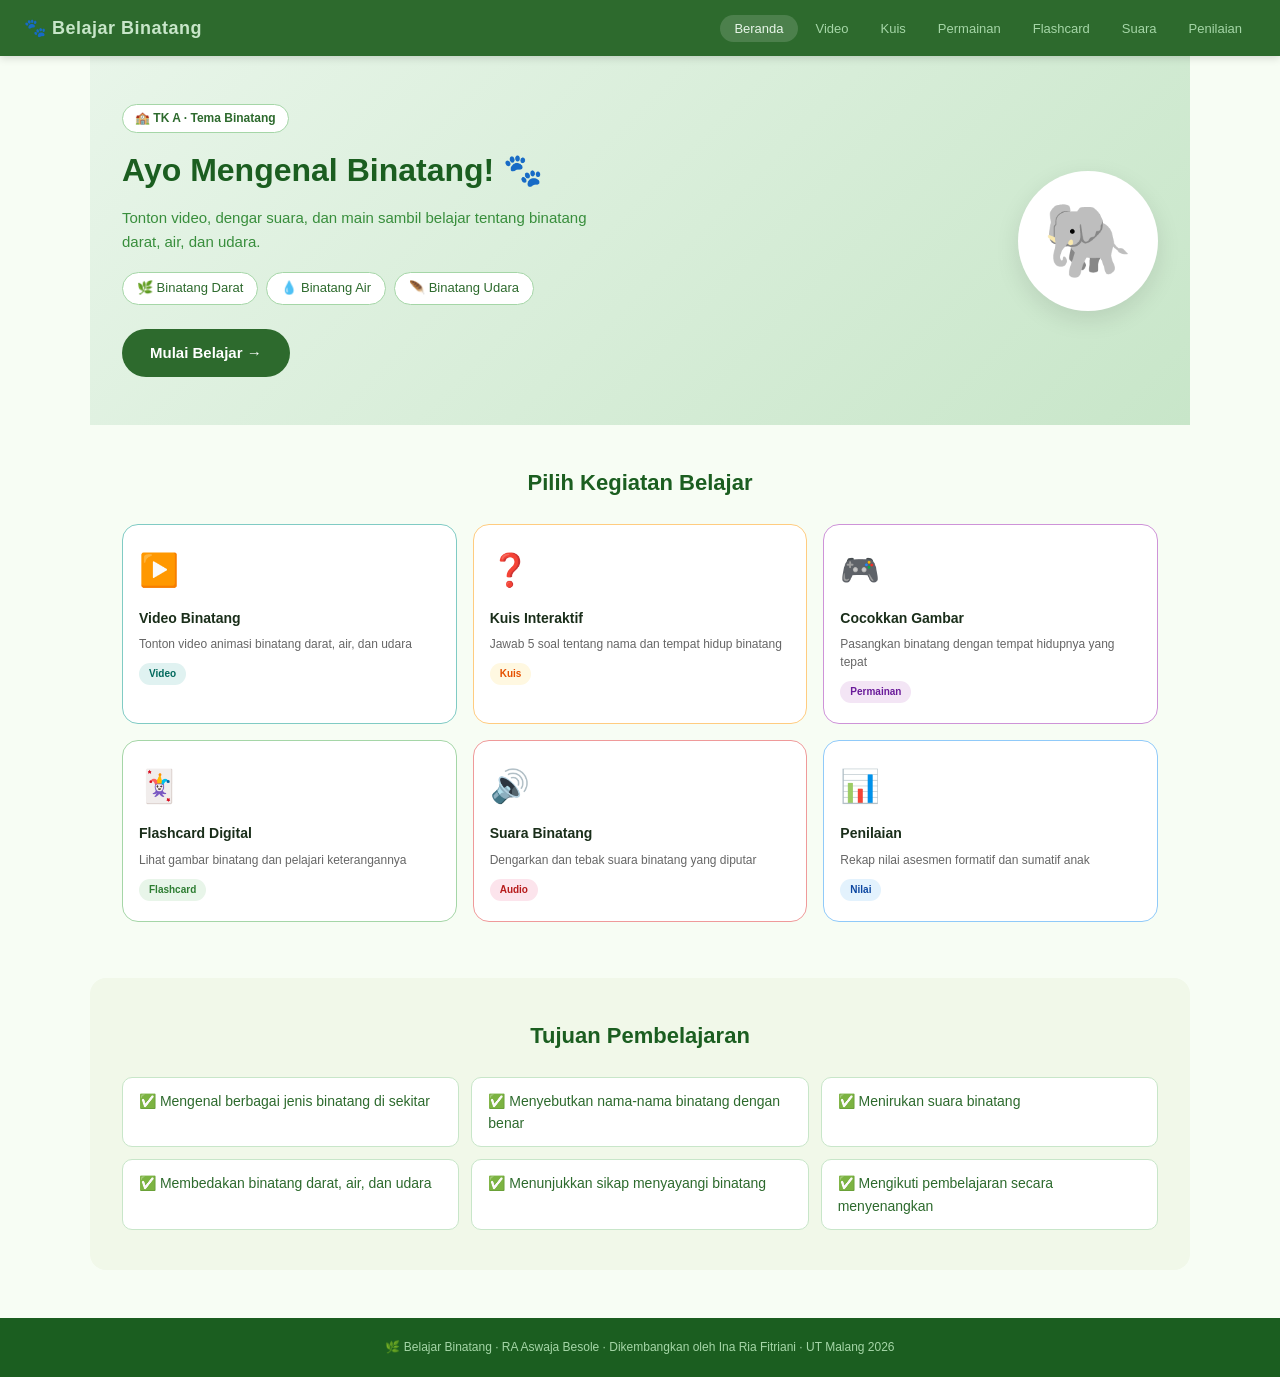
<file: index.html>
<!doctype html>
<html lang="id">
  <head>
    <meta charset="UTF-8" />
    <meta name="viewport" content="width=device-width, initial-scale=1.0" />
    <title>Belajar Binatang – TK A RA Aswaja Besole</title>
    <link rel="stylesheet" href="assets/css/style.css" />
  </head>
  <body>
    <!-- NAVBAR -->
    <nav class="navbar">
      <div class="logo">🐾 Belajar Binatang</div>
      <ul class="nav-links">
        <li><a href="index.html" class="active">Beranda</a></li>
        <li><a href="video.html">Video</a></li>
        <li><a href="kuis.html">Kuis</a></li>
        <li><a href="permainan.html">Permainan</a></li>
        <li><a href="flashcard.html">Flashcard</a></li>
        <li><a href="suara.html">Suara</a></li>
        <li><a href="penilaian.html">Penilaian</a></li>
      </ul>
      <button class="hamburger" onclick="toggleMenu()">☰</button>
    </nav>

    <!-- HERO -->
    <section class="hero">
      <div class="hero-content">
        <span class="badge">🏫 TK A · Tema Binatang</span>
        <h1>Ayo Mengenal Binatang! 🐾</h1>
        <p>
          Tonton video, dengar suara, dan main sambil belajar tentang binatang
          darat, air, dan udara.
        </p>
        <div class="hero-chips">
          <span class="chip">🌿 Binatang Darat</span>
          <span class="chip">💧 Binatang Air</span>
          <span class="chip">🪶 Binatang Udara</span>
        </div>
        <a href="video.html" class="btn-primary">Mulai Belajar →</a>
      </div>
      <div class="hero-image">
        <div class="animal-circle">🐘</div>
      </div>
    </section>

    <!-- MENU KARTU -->
    <section class="section">
      <h2 class="section-title">Pilih Kegiatan Belajar</h2>
      <div class="card-grid">
        <a href="video.html" class="card card-teal">
          <div class="card-icon">▶️</div>
          <h3>Video Binatang</h3>
          <p>Tonton video animasi binatang darat, air, dan udara</p>
          <span class="tag tag-teal">Video</span>
        </a>
        <a href="kuis.html" class="card card-amber">
          <div class="card-icon">❓</div>
          <h3>Kuis Interaktif</h3>
          <p>Jawab 5 soal tentang nama dan tempat hidup binatang</p>
          <span class="tag tag-amber">Kuis</span>
        </a>
        <a href="permainan.html" class="card card-purple">
          <div class="card-icon">🎮</div>
          <h3>Cocokkan Gambar</h3>
          <p>Pasangkan binatang dengan tempat hidupnya yang tepat</p>
          <span class="tag tag-purple">Permainan</span>
        </a>
        <a href="flashcard.html" class="card card-green">
          <div class="card-icon">🃏</div>
          <h3>Flashcard Digital</h3>
          <p>Lihat gambar binatang dan pelajari keterangannya</p>
          <span class="tag tag-green">Flashcard</span>
        </a>
        <a href="suara.html" class="card card-coral">
          <div class="card-icon">🔊</div>
          <h3>Suara Binatang</h3>
          <p>Dengarkan dan tebak suara binatang yang diputar</p>
          <span class="tag tag-coral">Audio</span>
        </a>
        <a href="penilaian.html" class="card card-blue">
          <div class="card-icon">📊</div>
          <h3>Penilaian</h3>
          <p>Rekap nilai asesmen formatif dan sumatif anak</p>
          <span class="tag tag-blue">Nilai</span>
        </a>
      </div>
    </section>

    <!-- TUJUAN PEMBELAJARAN -->
    <section class="section bg-light">
      <h2 class="section-title">Tujuan Pembelajaran</h2>
      <div class="tujuan-grid">
        <div class="tujuan-item">
          ✅ Mengenal berbagai jenis binatang di sekitar
        </div>
        <div class="tujuan-item">
          ✅ Menyebutkan nama-nama binatang dengan benar
        </div>
        <div class="tujuan-item">✅ Menirukan suara binatang</div>
        <div class="tujuan-item">
          ✅ Membedakan binatang darat, air, dan udara
        </div>
        <div class="tujuan-item">✅ Menunjukkan sikap menyayangi binatang</div>
        <div class="tujuan-item">
          ✅ Mengikuti pembelajaran secara menyenangkan
        </div>
      </div>
    </section>

    <footer class="footer">
      <p>
        🌿 Belajar Binatang · RA Aswaja Besole · Dikembangkan oleh Ina Ria
        Fitriani · UT Malang 2026
      </p>
    </footer>

    <script src="assets/js/main.js"></script>
  </body>
</html>
</file>
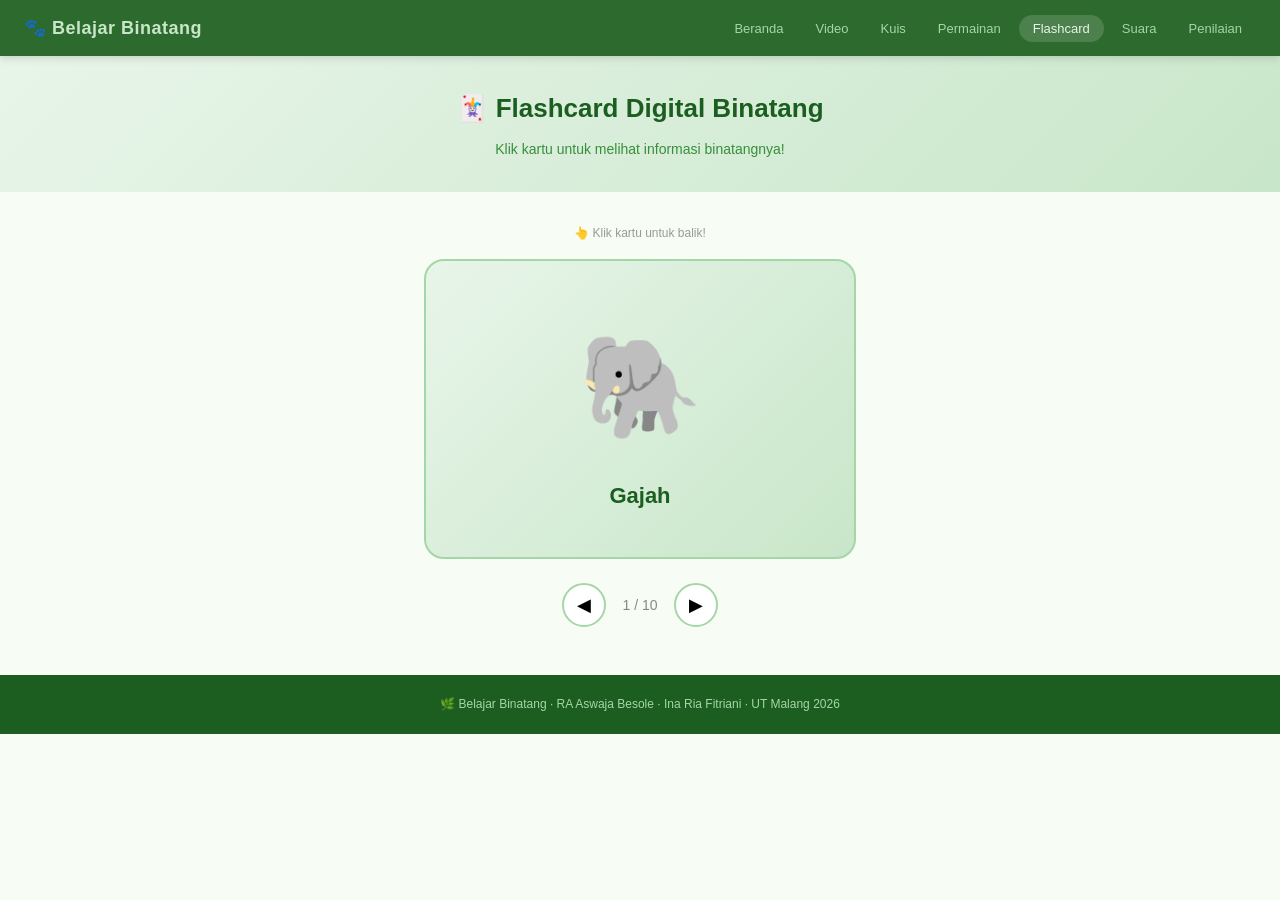
<file: flashcard.html>
<!doctype html>
<html lang="id">
  <head>
    <meta charset="UTF-8" />
    <meta name="viewport" content="width=device-width, initial-scale=1.0" />
    <title>Flashcard Binatang – Belajar Binatang</title>
    <link rel="stylesheet" href="assets/css/style.css" />
  </head>
  <body>
    <nav class="navbar">
      <div class="logo">🐾 Belajar Binatang</div>
      <ul class="nav-links">
        <li><a href="index.html">Beranda</a></li>
        <li><a href="video.html">Video</a></li>
        <li><a href="kuis.html">Kuis</a></li>
        <li><a href="permainan.html">Permainan</a></li>
        <li><a href="flashcard.html" class="active">Flashcard</a></li>
        <li><a href="suara.html">Suara</a></li>
        <li><a href="penilaian.html">Penilaian</a></li>
      </ul>
      <button class="hamburger" onclick="toggleMenu()">☰</button>
    </nav>

    <div class="page-header">
      <h1>🃏 Flashcard Digital Binatang</h1>
      <p>Klik kartu untuk melihat informasi binatangnya!</p>
    </div>

    <div class="flashcard-container">
      <p class="flashcard-hint">👆 Klik kartu untuk balik!</p>

      <div class="flashcard-wrapper" onclick="flipCard()">
        <div class="flashcard" id="flashcard">
          <div class="card-front">
            <div class="animal-emoji" id="cardEmoji">🐘</div>
            <div class="animal-name" id="cardName">Gajah</div>
          </div>
          <div class="card-back">
            <div class="animal-info" id="cardInfo">
              <strong>Gajah 🐘</strong>
              Tempat hidup: Darat 🌿<br />
              Makanan: Rumput, daun, buah<br />
              Suara: "Preet!"<br />
              Fakta: Hewan darat terbesar di dunia!
            </div>
          </div>
        </div>
      </div>

      <div class="flashcard-nav">
        <button class="btn-nav" onclick="prevCard()">◀</button>
        <span class="flashcard-counter" id="cardCounter">1 / 10</span>
        <button class="btn-nav" onclick="nextCard()">▶</button>
      </div>
    </div>

    <footer class="footer">
      <p>
        🌿 Belajar Binatang · RA Aswaja Besole · Ina Ria Fitriani · UT Malang
        2026
      </p>
    </footer>

    <script src="assets/js/flashcard.js"></script>
    <script src="assets/js/main.js"></script>
  </body>
</html>
</file>
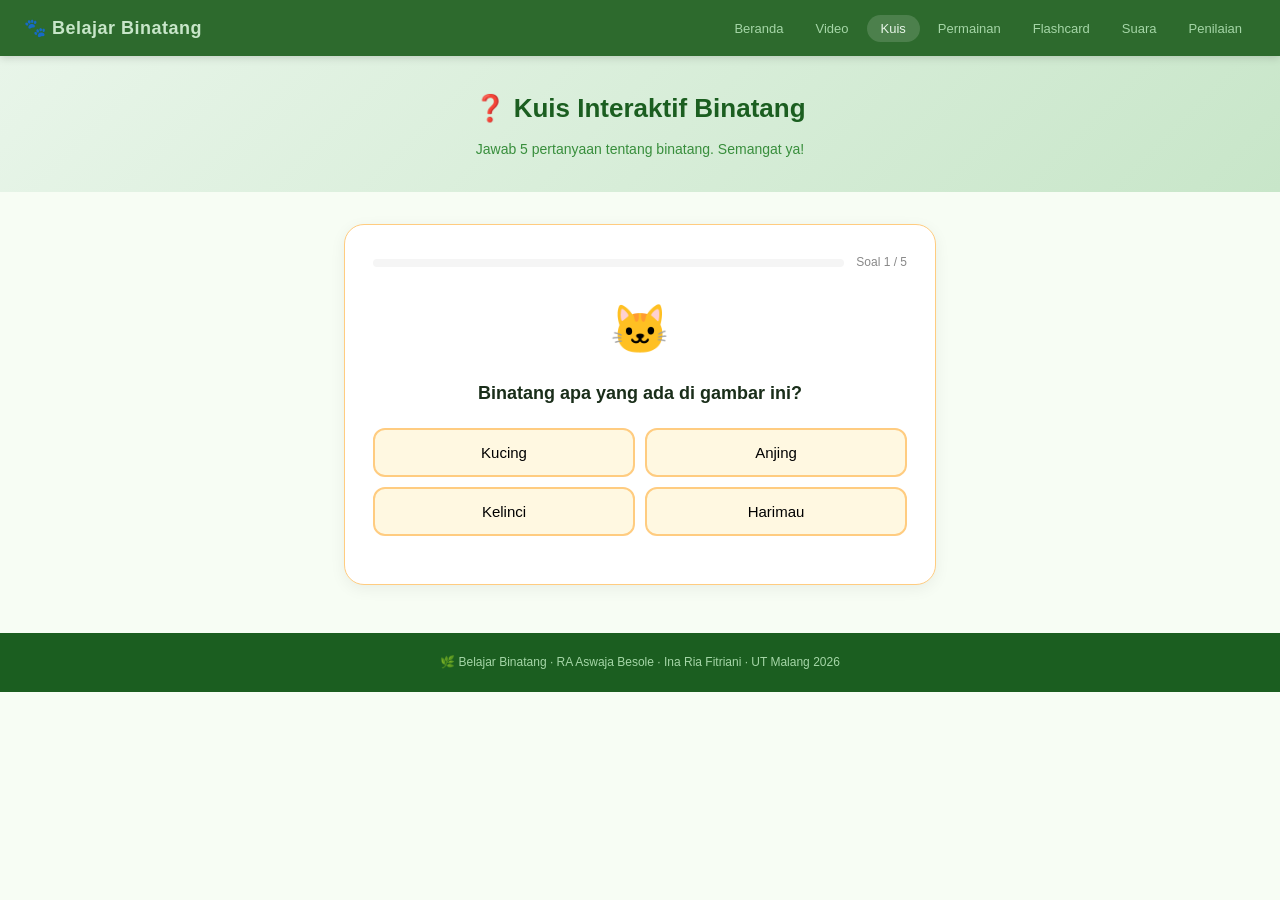
<file: kuis.html>
<!doctype html>
<html lang="id">
  <head>
    <meta charset="UTF-8" />
    <meta name="viewport" content="width=device-width, initial-scale=1.0" />
    <title>Kuis Binatang – Belajar Binatang</title>
    <link rel="stylesheet" href="assets/css/style.css" />
  </head>
  <body>
    <nav class="navbar">
      <div class="logo">🐾 Belajar Binatang</div>
      <ul class="nav-links">
        <li><a href="index.html">Beranda</a></li>
        <li><a href="video.html">Video</a></li>
        <li><a href="kuis.html" class="active">Kuis</a></li>
        <li><a href="permainan.html">Permainan</a></li>
        <li><a href="flashcard.html">Flashcard</a></li>
        <li><a href="suara.html">Suara</a></li>
        <li><a href="penilaian.html">Penilaian</a></li>
      </ul>
      <button class="hamburger" onclick="toggleMenu()">☰</button>
    </nav>

    <div class="page-header">
      <h1>❓ Kuis Interaktif Binatang</h1>
      <p>Jawab 5 pertanyaan tentang binatang. Semangat ya!</p>
    </div>

    <div class="kuis-container">
      <div class="kuis-box">
        <!-- PROGRESS -->
        <div class="kuis-progress">
          <div class="progress-bar">
            <div
              class="progress-fill"
              id="progressFill"
              style="width: 0%"
            ></div>
          </div>
          <span class="progress-text" id="progressText">Soal 1 / 5</span>
        </div>

        <!-- SOAL AREA -->
        <div id="quizArea">
          <div class="kuis-question" id="questionText"></div>
          <div class="options-grid" id="optionsGrid"></div>
          <div class="kuis-feedback" id="feedbackBox"></div>
          <button class="btn-next" id="btnNext" onclick="nextQuestion()">
            Soal Berikutnya →
          </button>
        </div>

        <!-- HASIL AKHIR -->
        <div class="hasil-box" id="hasilBox">
          <div class="hasil-emoji" id="hasilEmoji"></div>
          <div class="hasil-nilai" id="hasilNilai"></div>
          <div class="hasil-label" id="hasilLabel"></div>
          <button class="btn-ulang" onclick="resetKuis()">
            🔄 Ulangi Kuis
          </button>
        </div>
      </div>
    </div>

    <footer class="footer">
      <p>
        🌿 Belajar Binatang · RA Aswaja Besole · Ina Ria Fitriani · UT Malang
        2026
      </p>
    </footer>

    <script src="assets/js/kuis.js"></script>
    <script src="assets/js/main.js"></script>
  </body>
</html>
</file>
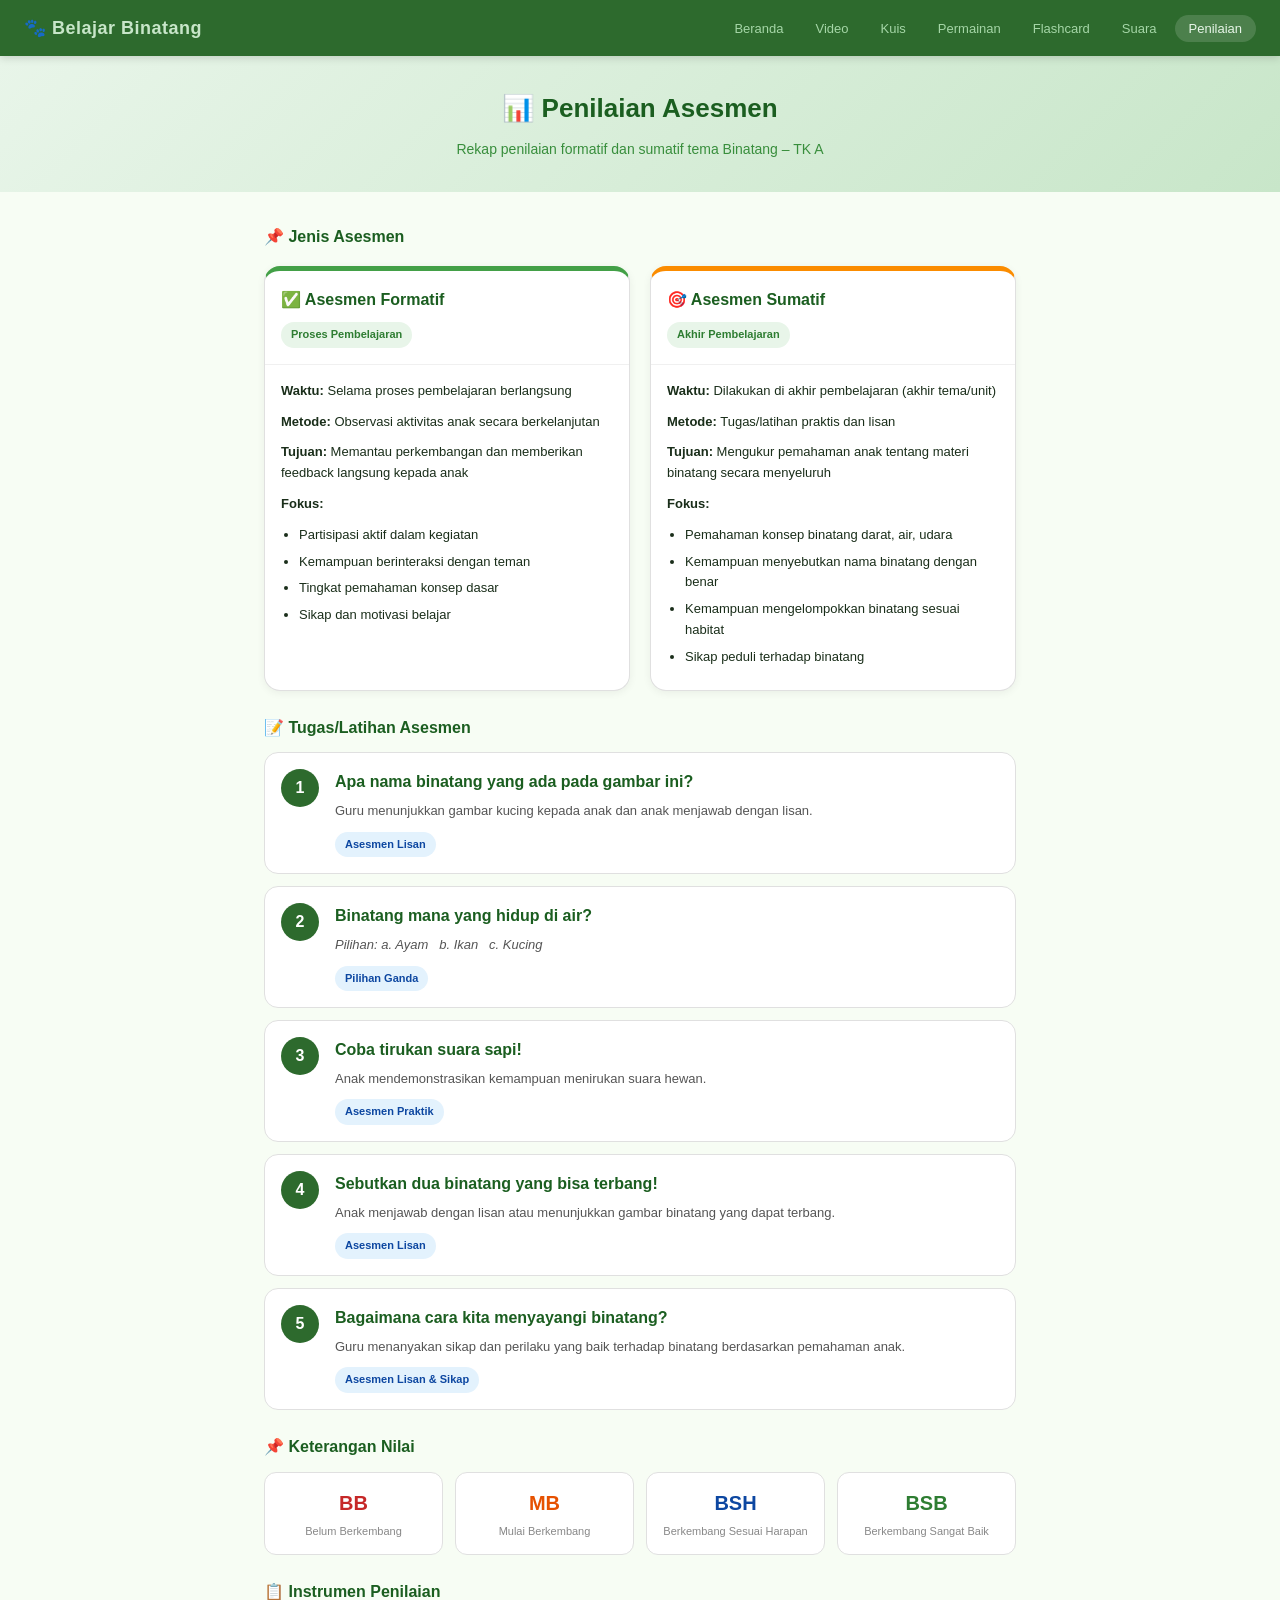
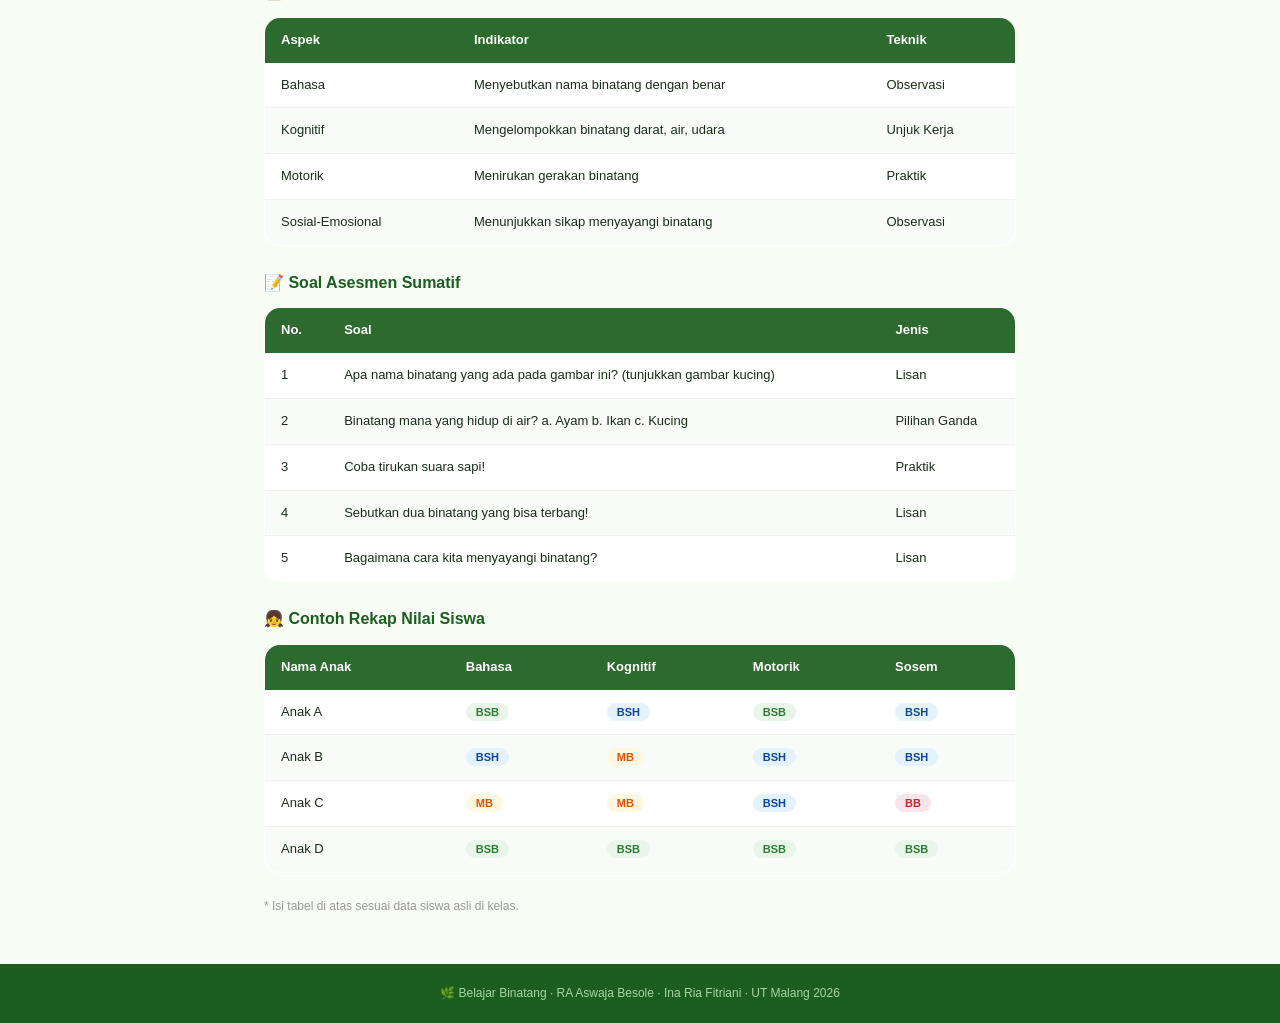
<file: penilaian.html>
<!doctype html>
<html lang="id">
  <head>
    <meta charset="UTF-8" />
    <meta name="viewport" content="width=device-width, initial-scale=1.0" />
    <title>Penilaian – Belajar Binatang</title>
    <link rel="stylesheet" href="assets/css/style.css" />
  </head>
  <body>
    <nav class="navbar">
      <div class="logo">🐾 Belajar Binatang</div>
      <ul class="nav-links">
        <li><a href="index.html">Beranda</a></li>
        <li><a href="video.html">Video</a></li>
        <li><a href="kuis.html">Kuis</a></li>
        <li><a href="permainan.html">Permainan</a></li>
        <li><a href="flashcard.html">Flashcard</a></li>
        <li><a href="suara.html">Suara</a></li>
        <li><a href="penilaian.html" class="active">Penilaian</a></li>
      </ul>
      <button class="hamburger" onclick="toggleMenu()">☰</button>
    </nav>

    <div class="page-header">
      <h1>📊 Penilaian Asesmen</h1>
      <p>Rekap penilaian formatif dan sumatif tema Binatang – TK A</p>
    </div>

    <div class="penilaian-container">
      <!-- JENIS ASESMEN -->
      <h2
        class="section-title"
        style="font-size: 16px; text-align: left; margin-bottom: 16px"
      >
        📌 Jenis Asesmen
      </h2>
      <div class="asesmen-grid">
        <div class="asesmen-card asesmen-formatif">
          <div class="asesmen-header">
            <h3>✅ Asesmen Formatif</h3>
            <span class="asesmen-badge">Proses Pembelajaran</span>
          </div>
          <div class="asesmen-content">
            <p>
              <strong>Waktu:</strong> Selama proses pembelajaran berlangsung
            </p>
            <p>
              <strong>Metode:</strong> Observasi aktivitas anak secara
              berkelanjutan
            </p>
            <p>
              <strong>Tujuan:</strong> Memantau perkembangan dan memberikan
              feedback langsung kepada anak
            </p>
            <p><strong>Fokus:</strong></p>
            <ul>
              <li>Partisipasi aktif dalam kegiatan</li>
              <li>Kemampuan berinteraksi dengan teman</li>
              <li>Tingkat pemahaman konsep dasar</li>
              <li>Sikap dan motivasi belajar</li>
            </ul>
          </div>
        </div>

        <div class="asesmen-card asesmen-sumatif">
          <div class="asesmen-header">
            <h3>🎯 Asesmen Sumatif</h3>
            <span class="asesmen-badge">Akhir Pembelajaran</span>
          </div>
          <div class="asesmen-content">
            <p>
              <strong>Waktu:</strong> Dilakukan di akhir pembelajaran (akhir
              tema/unit)
            </p>
            <p><strong>Metode:</strong> Tugas/latihan praktis dan lisan</p>
            <p>
              <strong>Tujuan:</strong> Mengukur pemahaman anak tentang materi
              binatang secara menyeluruh
            </p>
            <p><strong>Fokus:</strong></p>
            <ul>
              <li>Pemahaman konsep binatang darat, air, udara</li>
              <li>Kemampuan menyebutkan nama binatang dengan benar</li>
              <li>Kemampuan mengelompokkan binatang sesuai habitat</li>
              <li>Sikap peduli terhadap binatang</li>
            </ul>
          </div>
        </div>
      </div>

      <!-- TUGAS/LATIHAN ASESMEN -->
      <h2
        class="section-title"
        style="
          font-size: 16px;
          text-align: left;
          margin-bottom: 12px;
          margin-top: 24px;
        "
      >
        📝 Tugas/Latihan Asesmen
      </h2>
      <div class="tugas-list">
        <div class="tugas-item">
          <div class="tugas-nomor">1</div>
          <div class="tugas-detail">
            <strong>Apa nama binatang yang ada pada gambar ini?</strong>
            <p>
              Guru menunjukkan gambar kucing kepada anak dan anak menjawab
              dengan lisan.
            </p>
            <span class="tugas-tipe">Asesmen Lisan</span>
          </div>
        </div>
        <div class="tugas-item">
          <div class="tugas-nomor">2</div>
          <div class="tugas-detail">
            <strong>Binatang mana yang hidup di air?</strong>
            <p><em>Pilihan: a. Ayam &nbsp; b. Ikan &nbsp; c. Kucing</em></p>
            <span class="tugas-tipe">Pilihan Ganda</span>
          </div>
        </div>
        <div class="tugas-item">
          <div class="tugas-nomor">3</div>
          <div class="tugas-detail">
            <strong>Coba tirukan suara sapi!</strong>
            <p>Anak mendemonstrasikan kemampuan menirukan suara hewan.</p>
            <span class="tugas-tipe">Asesmen Praktik</span>
          </div>
        </div>
        <div class="tugas-item">
          <div class="tugas-nomor">4</div>
          <div class="tugas-detail">
            <strong>Sebutkan dua binatang yang bisa terbang!</strong>
            <p>
              Anak menjawab dengan lisan atau menunjukkan gambar binatang yang
              dapat terbang.
            </p>
            <span class="tugas-tipe">Asesmen Lisan</span>
          </div>
        </div>
        <div class="tugas-item">
          <div class="tugas-nomor">5</div>
          <div class="tugas-detail">
            <strong>Bagaimana cara kita menyayangi binatang?</strong>
            <p>
              Guru menanyakan sikap dan perilaku yang baik terhadap binatang
              berdasarkan pemahaman anak.
            </p>
            <span class="tugas-tipe">Asesmen Lisan & Sikap</span>
          </div>
        </div>
      </div>

      <!-- KETERANGAN NILAI -->
      <h2
        class="section-title"
        style="font-size: 16px; text-align: left; margin-bottom: 12px"
      >
        📌 Keterangan Nilai
      </h2>
      <div class="keterangan-grid">
        <div class="ket-card">
          <div class="ket-kode" style="color: #c62828">BB</div>
          <div class="ket-label">Belum Berkembang</div>
        </div>
        <div class="ket-card">
          <div class="ket-kode" style="color: #e65100">MB</div>
          <div class="ket-label">Mulai Berkembang</div>
        </div>
        <div class="ket-card">
          <div class="ket-kode" style="color: #0d47a1">BSH</div>
          <div class="ket-label">Berkembang Sesuai Harapan</div>
        </div>
        <div class="ket-card">
          <div class="ket-kode" style="color: #2e7d32">BSB</div>
          <div class="ket-label">Berkembang Sangat Baik</div>
        </div>
      </div>

      <!-- INSTRUMEN PENILAIAN -->
      <h2
        class="section-title"
        style="
          font-size: 16px;
          text-align: left;
          margin-bottom: 12px;
          margin-top: 24px;
        "
      >
        📋 Instrumen Penilaian
      </h2>
      <table class="nilai-table">
        <thead>
          <tr>
            <th>Aspek</th>
            <th>Indikator</th>
            <th>Teknik</th>
          </tr>
        </thead>
        <tbody>
          <tr>
            <td>Bahasa</td>
            <td>Menyebutkan nama binatang dengan benar</td>
            <td>Observasi</td>
          </tr>
          <tr>
            <td>Kognitif</td>
            <td>Mengelompokkan binatang darat, air, udara</td>
            <td>Unjuk Kerja</td>
          </tr>
          <tr>
            <td>Motorik</td>
            <td>Menirukan gerakan binatang</td>
            <td>Praktik</td>
          </tr>
          <tr>
            <td>Sosial-Emosional</td>
            <td>Menunjukkan sikap menyayangi binatang</td>
            <td>Observasi</td>
          </tr>
        </tbody>
      </table>

      <!-- SOAL EVALUASI -->
      <h2
        class="section-title"
        style="
          font-size: 16px;
          text-align: left;
          margin-bottom: 12px;
          margin-top: 24px;
        "
      >
        📝 Soal Asesmen Sumatif
      </h2>
      <table class="nilai-table">
        <thead>
          <tr>
            <th>No.</th>
            <th>Soal</th>
            <th>Jenis</th>
          </tr>
        </thead>
        <tbody>
          <tr>
            <td>1</td>
            <td>
              Apa nama binatang yang ada pada gambar ini? (tunjukkan gambar
              kucing)
            </td>
            <td>Lisan</td>
          </tr>
          <tr>
            <td>2</td>
            <td>Binatang mana yang hidup di air? a. Ayam b. Ikan c. Kucing</td>
            <td>Pilihan Ganda</td>
          </tr>
          <tr>
            <td>3</td>
            <td>Coba tirukan suara sapi!</td>
            <td>Praktik</td>
          </tr>
          <tr>
            <td>4</td>
            <td>Sebutkan dua binatang yang bisa terbang!</td>
            <td>Lisan</td>
          </tr>
          <tr>
            <td>5</td>
            <td>Bagaimana cara kita menyayangi binatang?</td>
            <td>Lisan</td>
          </tr>
        </tbody>
      </table>

      <!-- CONTOH REKAP NILAI -->
      <h2
        class="section-title"
        style="
          font-size: 16px;
          text-align: left;
          margin-bottom: 12px;
          margin-top: 24px;
        "
      >
        👧 Contoh Rekap Nilai Siswa
      </h2>
      <table class="nilai-table">
        <thead>
          <tr>
            <th>Nama Anak</th>
            <th>Bahasa</th>
            <th>Kognitif</th>
            <th>Motorik</th>
            <th>Sosem</th>
          </tr>
        </thead>
        <tbody>
          <tr>
            <td>Anak A</td>
            <td><span class="badge-bsb">BSB</span></td>
            <td><span class="badge-bsh">BSH</span></td>
            <td><span class="badge-bsb">BSB</span></td>
            <td><span class="badge-bsh">BSH</span></td>
          </tr>
          <tr>
            <td>Anak B</td>
            <td><span class="badge-bsh">BSH</span></td>
            <td><span class="badge-mb">MB</span></td>
            <td><span class="badge-bsh">BSH</span></td>
            <td><span class="badge-bsh">BSH</span></td>
          </tr>
          <tr>
            <td>Anak C</td>
            <td><span class="badge-mb">MB</span></td>
            <td><span class="badge-mb">MB</span></td>
            <td><span class="badge-bsh">BSH</span></td>
            <td><span class="badge-bb">BB</span></td>
          </tr>
          <tr>
            <td>Anak D</td>
            <td><span class="badge-bsb">BSB</span></td>
            <td><span class="badge-bsb">BSB</span></td>
            <td><span class="badge-bsb">BSB</span></td>
            <td><span class="badge-bsb">BSB</span></td>
          </tr>
        </tbody>
      </table>
      <p style="font-size: 12px; color: #999; margin-top: 8px">
        * Isi tabel di atas sesuai data siswa asli di kelas.
      </p>
    </div>

    <footer class="footer">
      <p>
        🌿 Belajar Binatang · RA Aswaja Besole · Ina Ria Fitriani · UT Malang
        2026
      </p>
    </footer>

    <script src="assets/js/main.js"></script>
  </body>
</html>
</file>
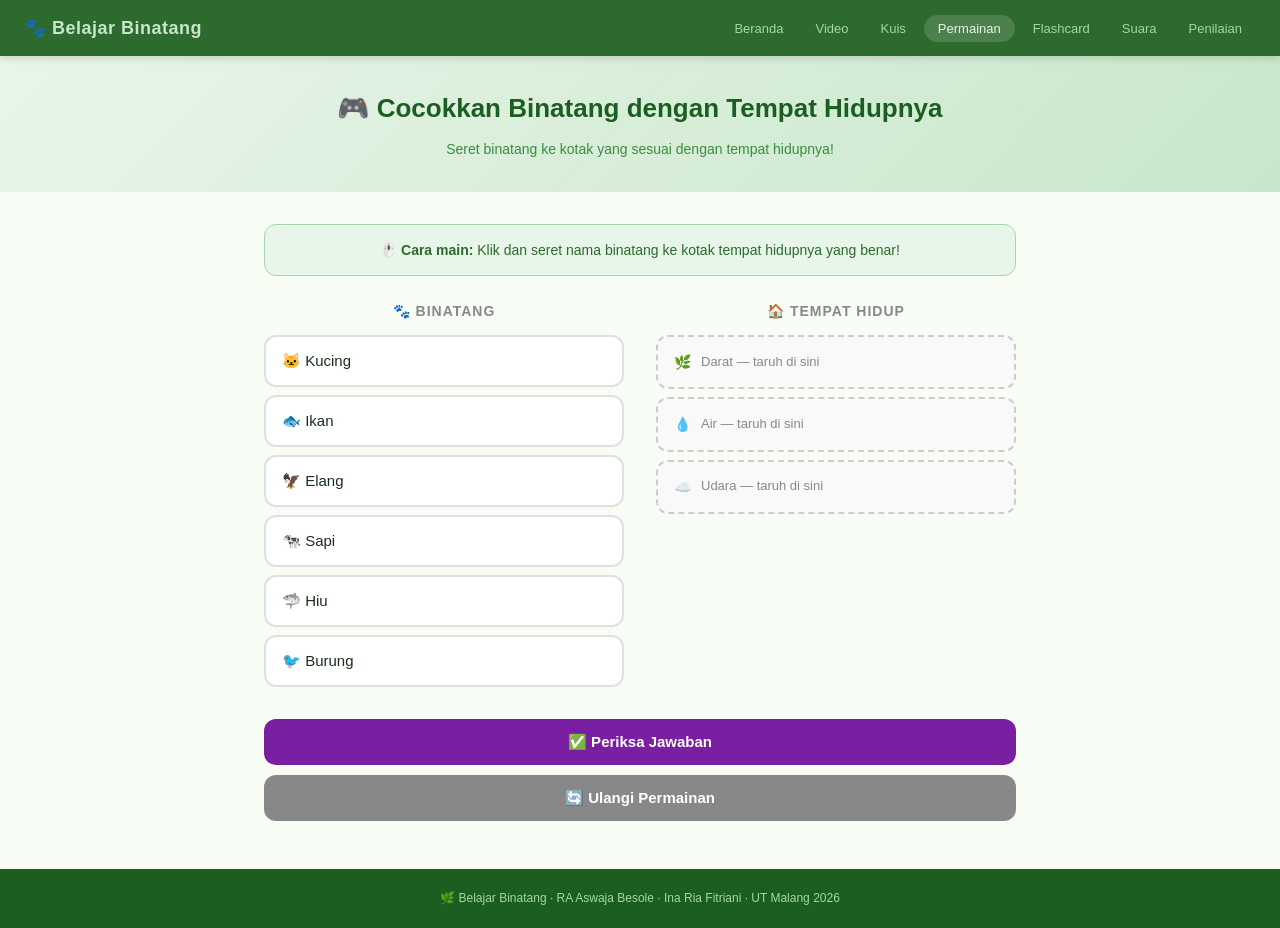
<file: permainan.html>
<!doctype html>
<html lang="id">
  <head>
    <meta charset="UTF-8" />
    <meta name="viewport" content="width=device-width, initial-scale=1.0" />
    <title>Permainan Cocokkan – Belajar Binatang</title>
    <link rel="stylesheet" href="assets/css/style.css" />
  </head>
  <body>
    <nav class="navbar">
      <div class="logo">🐾 Belajar Binatang</div>
      <ul class="nav-links">
        <li><a href="index.html">Beranda</a></li>
        <li><a href="video.html">Video</a></li>
        <li><a href="kuis.html">Kuis</a></li>
        <li><a href="permainan.html" class="active">Permainan</a></li>
        <li><a href="flashcard.html">Flashcard</a></li>
        <li><a href="suara.html">Suara</a></li>
        <li><a href="penilaian.html">Penilaian</a></li>
      </ul>
      <button class="hamburger" onclick="toggleMenu()">☰</button>
    </nav>

    <div class="page-header">
      <h1>🎮 Cocokkan Binatang dengan Tempat Hidupnya</h1>
      <p>Seret binatang ke kotak yang sesuai dengan tempat hidupnya!</p>
    </div>

    <div class="game-container">
      <div class="game-instructions">
        🖱️ <strong>Cara main:</strong> Klik dan seret nama binatang ke kotak
        tempat hidupnya yang benar!
      </div>

      <div class="game-board">
        <!-- KOLOM KIRI: Binatang untuk diseret -->
        <div class="drag-source">
          <h3>🐾 Binatang</h3>
          <div id="sourceList">
            <div
              class="draggable-item"
              draggable="true"
              data-animal="Kucing"
              data-habitat="darat"
              ondragstart="onDragStart(event)"
              ontouchstart="onTouchStart(event)"
              ontouchmove="onTouchMove(event)"
              ontouchend="onTouchEnd(event)"
            >
              🐱 Kucing
            </div>
            <div
              class="draggable-item"
              draggable="true"
              data-animal="Ikan"
              data-habitat="air"
              ondragstart="onDragStart(event)"
              ontouchstart="onTouchStart(event)"
              ontouchmove="onTouchMove(event)"
              ontouchend="onTouchEnd(event)"
            >
              🐟 Ikan
            </div>
            <div
              class="draggable-item"
              draggable="true"
              data-animal="Elang"
              data-habitat="udara"
              ondragstart="onDragStart(event)"
              ontouchstart="onTouchStart(event)"
              ontouchmove="onTouchMove(event)"
              ontouchend="onTouchEnd(event)"
            >
              🦅 Elang
            </div>
            <div
              class="draggable-item"
              draggable="true"
              data-animal="Sapi"
              data-habitat="darat"
              ondragstart="onDragStart(event)"
              ontouchstart="onTouchStart(event)"
              ontouchmove="onTouchMove(event)"
              ontouchend="onTouchEnd(event)"
            >
              🐄 Sapi
            </div>
            <div
              class="draggable-item"
              draggable="true"
              data-animal="Hiu"
              data-habitat="air"
              ondragstart="onDragStart(event)"
              ontouchstart="onTouchStart(event)"
              ontouchmove="onTouchMove(event)"
              ontouchend="onTouchEnd(event)"
            >
              🦈 Hiu
            </div>
            <div
              class="draggable-item"
              draggable="true"
              data-animal="Burung"
              data-habitat="udara"
              ondragstart="onDragStart(event)"
              ontouchstart="onTouchStart(event)"
              ontouchmove="onTouchMove(event)"
              ontouchend="onTouchEnd(event)"
            >
              🐦 Burung
            </div>
          </div>
        </div>

        <!-- KOLOM KANAN: Zona drop -->
        <div class="drop-target">
          <h3>🏠 Tempat Hidup</h3>

          <div
            class="drop-zone"
            id="zone-darat"
            data-zone="darat"
            ondragover="onDragOver(event)"
            ondrop="onDrop(event)"
          >
            <span>🌿</span>
            <span class="zone-label">Darat — taruh di sini</span>
          </div>

          <div
            class="drop-zone"
            id="zone-air"
            data-zone="air"
            ondragover="onDragOver(event)"
            ondrop="onDrop(event)"
          >
            <span>💧</span>
            <span class="zone-label">Air — taruh di sini</span>
          </div>

          <div
            class="drop-zone"
            id="zone-udara"
            data-zone="udara"
            ondragover="onDragOver(event)"
            ondrop="onDrop(event)"
          >
            <span>☁️</span>
            <span class="zone-label">Udara — taruh di sini</span>
          </div>
        </div>
      </div>

      <div
        id="gameResult"
        style="
          display: none;
          text-align: center;
          padding: 20px;
          background: #e8f5e9;
          border-radius: 16px;
          margin-bottom: 16px;
          font-size: 16px;
          color: #2e7d32;
          font-weight: 700;
        "
      ></div>

      <button class="btn-check-game" onclick="checkGame()">
        ✅ Periksa Jawaban
      </button>
      <button
        class="btn-check-game"
        onclick="resetGame()"
        style="background: #888; margin-top: 10px"
      >
        🔄 Ulangi Permainan
      </button>
    </div>

    <footer class="footer">
      <p>
        🌿 Belajar Binatang · RA Aswaja Besole · Ina Ria Fitriani · UT Malang
        2026
      </p>
    </footer>

    <script src="assets/js/permainan.js"></script>
    <script src="assets/js/main.js"></script>
  </body>
</html>
</file>
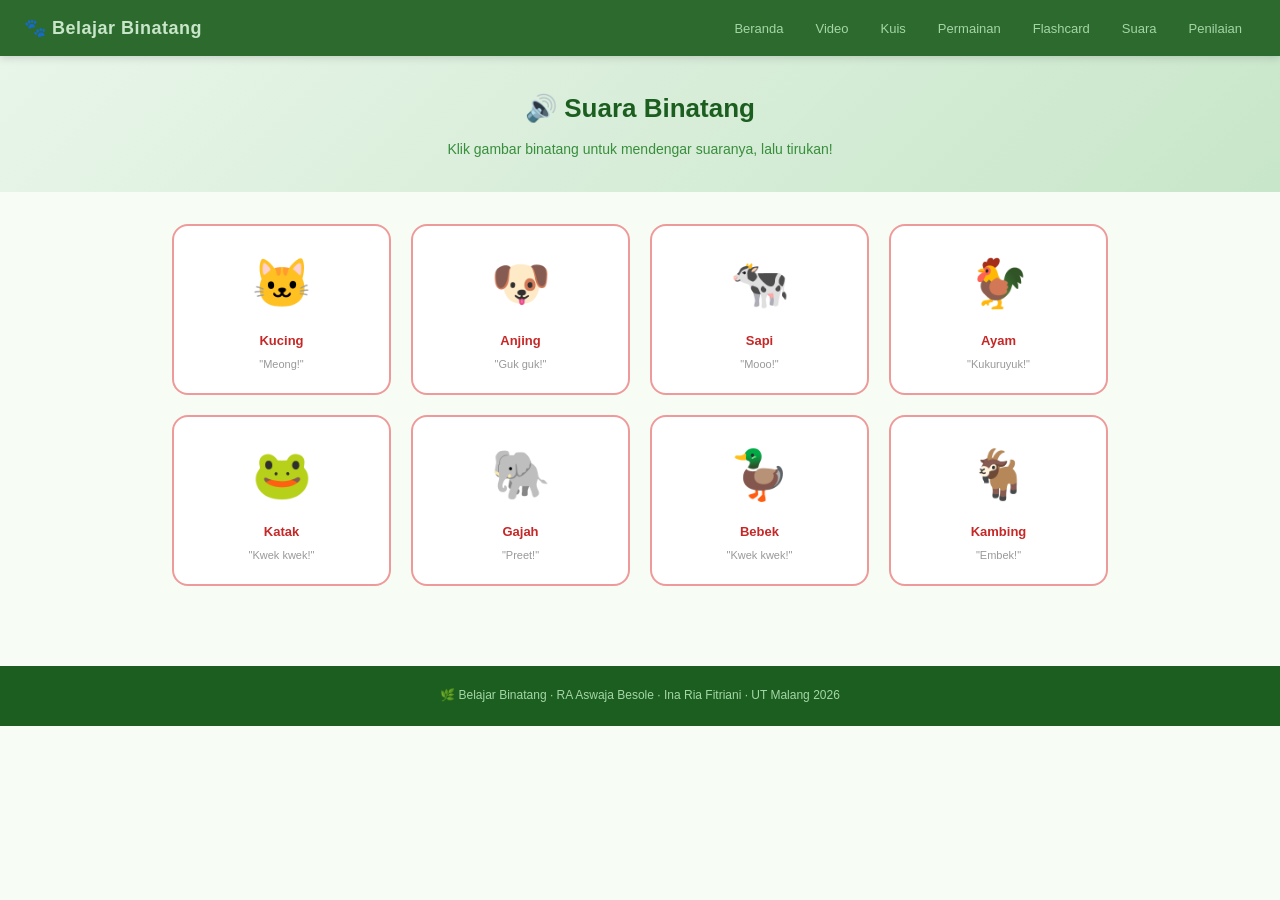
<file: suara.html>
<!doctype html>
<html lang="id">
  <head>
    <meta charset="UTF-8" />
    <meta name="viewport" content="width=device-width, initial-scale=1.0" />
    <title>Suara Binatang – Belajar Binatang</title>
    <link rel="stylesheet" href="assets/css/style.css" />
  </head>
  <body>
    <nav class="navbar">
      <div class="logo">🐾 Belajar Binatang</div>
      <ul class="nav-links">
        <li><a href="index.html">Beranda</a></li>
        <li><a href="video.html">Video</a></li>
        <li><a href="kuis.html">Kuis</a></li>
        <li><a href="permainan.html">Permainan</a></li>
        <li><a href="flashcard.html">Flashcard</a></li>
        <li><a href="suara.html">Suara</a></li>
        <li><a href="penilaian.html">Penilaian</a></li>
      </ul>
      <button class="hamburger" onclick="toggleMenu()">☰</button>
    </nav>

    <div class="page-header">
      <h1>🔊 Suara Binatang</h1>
      <p>Klik gambar binatang untuk mendengar suaranya, lalu tirukan!</p>
    </div>

    <!-- CATATAN: Ganti URL di data-src dengan file MP3 asli dari folder assets/audio/ -->
    <!-- Link download suara gratis ada di README.md -->
    <div class="suara-grid">
      <div class="suara-card" onclick="playSound('kucing', this)">
        <span class="emoji">🐱</span>
        <div class="nama">Kucing</div>
        <div class="suara-text">"Meong!"</div>
        <audio id="kucing" src="assets/audio/kucing.mp3"></audio>
      </div>

      <div class="suara-card" onclick="playSound('anjing', this)">
        <span class="emoji">🐶</span>
        <div class="nama">Anjing</div>
        <div class="suara-text">"Guk guk!"</div>
        <audio id="anjing" src="assets/audio/anjing.mp3"></audio>
      </div>

      <div class="suara-card" onclick="playSound('sapi', this)">
        <span class="emoji">🐄</span>
        <div class="nama">Sapi</div>
        <div class="suara-text">"Mooo!"</div>
        <audio id="sapi" src="assets/audio/sapi.mp3"></audio>
      </div>

      <div class="suara-card" onclick="playSound('ayam', this)">
        <span class="emoji">🐓</span>
        <div class="nama">Ayam</div>
        <div class="suara-text">"Kukuruyuk!"</div>
        <audio id="ayam" src="assets/audio/ayam.mp3"></audio>
      </div>

      <div class="suara-card" onclick="playSound('katak', this)">
        <span class="emoji">🐸</span>
        <div class="nama">Katak</div>
        <div class="suara-text">"Kwek kwek!"</div>
        <audio id="katak" src="assets/audio/katak.mp3"></audio>
      </div>

      <div class="suara-card" onclick="playSound('gajah', this)">
        <span class="emoji">🐘</span>
        <div class="nama">Gajah</div>
        <div class="suara-text">"Preet!"</div>
        <audio id="gajah" src="assets/audio/gajah.mp3"></audio>
      </div>

      <div class="suara-card" onclick="playSound('bebek', this)">
        <span class="emoji">🦆</span>
        <div class="nama">Bebek</div>
        <div class="suara-text">"Kwek kwek!"</div>
        <audio id="bebek" src="assets/audio/bebek.mp3"></audio>
      </div>

      <div class="suara-card" onclick="playSound('kambing', this)">
        <span class="emoji">🐐</span>
        <div class="nama">Kambing</div>
        <div class="suara-text">"Embek!"</div>
        <audio id="kambing" src="assets/audio/kambing.mp3"></audio>
      </div>
    </div>

    <!-- INFO UNTUK GURU -->
    <!-- <div class="section bg-light" style="margin: 0 32px 32px; padding: 20px">
      <h2
        class="section-title"
        style="font-size: 15px; text-align: left; margin-bottom: 10px"
      >
        📌 Catatan untuk Guru
      </h2>
      <p style="font-size: 13px; color: #555; line-height: 1.7">
        File audio bisa didownload gratis dari
        <strong>freesound.org</strong> atau <strong>zapsplat.com</strong>.
        Simpan dengan nama seperti <code>kucing.mp3</code> di folder
        <code>assets/audio/</code>, lalu hapus tanda komentar pada tag
        &lt;audio&gt; di file <code>suara.html</code>. Untuk sementara, halaman
        ini menampilkan teks suara dan emoji sebagai panduan guru untuk
        mencontohkan suara binatang kepada anak.
      </p>
    </div> -->

    <footer class="footer">
      <p>
        🌿 Belajar Binatang · RA Aswaja Besole · Ina Ria Fitriani · UT Malang
        2026
      </p>
    </footer>

    <script src="assets/js/suara.js"></script>
    <script src="assets/js/main.js"></script>
  </body>
</html>
</file>
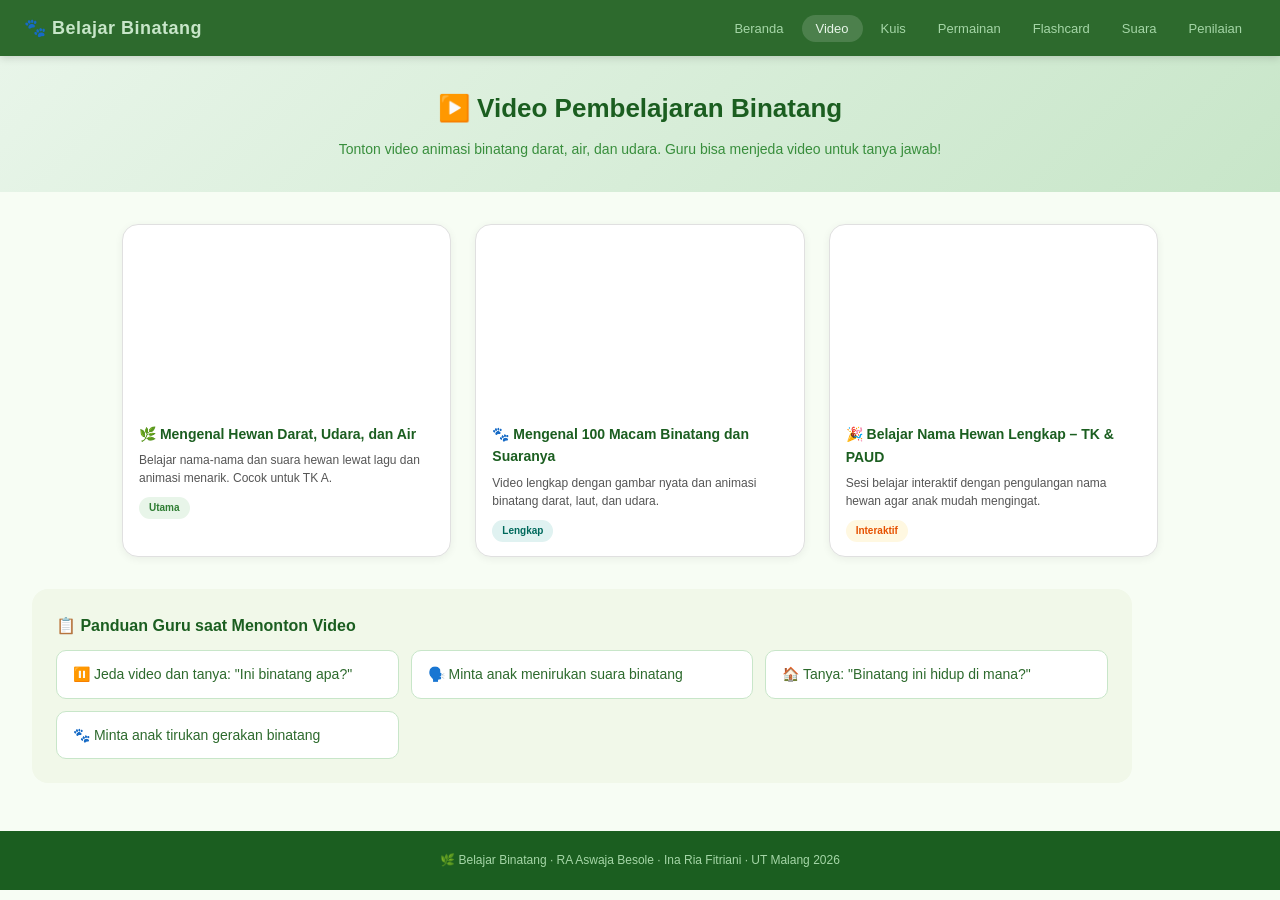
<file: video.html>
<!doctype html>
<html lang="id">
  <head>
    <meta charset="UTF-8" />
    <meta name="viewport" content="width=device-width, initial-scale=1.0" />
    <title>Video Binatang – Belajar Binatang</title>
    <link rel="stylesheet" href="assets/css/style.css" />
  </head>
  <body>
    <nav class="navbar">
      <div class="logo">🐾 Belajar Binatang</div>
      <ul class="nav-links">
        <li><a href="index.html">Beranda</a></li>
        <li><a href="video.html" class="active">Video</a></li>
        <li><a href="kuis.html">Kuis</a></li>
        <li><a href="permainan.html">Permainan</a></li>
        <li><a href="flashcard.html">Flashcard</a></li>
        <li><a href="suara.html">Suara</a></li>
        <li><a href="penilaian.html">Penilaian</a></li>
      </ul>
      <button class="hamburger" onclick="toggleMenu()">☰</button>
    </nav>

    <div class="page-header">
      <h1>▶️ Video Pembelajaran Binatang</h1>
      <p>
        Tonton video animasi binatang darat, air, dan udara. Guru bisa menjeda
        video untuk tanya jawab!
      </p>
    </div>

    <div class="video-grid">
      <!-- VIDEO 1 -->
      <div class="video-card">
        <div class="video-container">
          <iframe
            src="https://www.youtube.com/embed/a1O3iUDO16s?rel=0"
            title="Mengenal Hewan Darat Udara dan Air"
            frameborder="0"
            allow="
              accelerometer;
              autoplay;
              clipboard-write;
              encrypted-media;
              gyroscope;
              picture-in-picture;
            "
            allowfullscreen
          >
          </iframe>
        </div>
        <div class="video-info">
          <h3>🌿 Mengenal Hewan Darat, Udara, dan Air</h3>
          <p>
            Belajar nama-nama dan suara hewan lewat lagu dan animasi menarik.
            Cocok untuk TK A.
          </p>
          <span class="tag tag-green">Utama</span>
        </div>
      </div>

      <!-- VIDEO 2 -->
      <div class="video-card">
        <div class="video-container">
          <iframe
            src="https://www.youtube.com/embed/IeotK8LUd5k?rel=0"
            title="100 Macam Binatang dan Suaranya"
            frameborder="0"
            allow="
              accelerometer;
              autoplay;
              clipboard-write;
              encrypted-media;
              gyroscope;
              picture-in-picture;
            "
            allowfullscreen
          >
          </iframe>
        </div>
        <div class="video-info">
          <h3>🐾 Mengenal 100 Macam Binatang dan Suaranya</h3>
          <p>
            Video lengkap dengan gambar nyata dan animasi binatang darat, laut,
            dan udara.
          </p>
          <span class="tag tag-teal">Lengkap</span>
        </div>
      </div>

      <!-- VIDEO 3 -->
      <div class="video-card">
        <div class="video-container">
          <iframe
            src="https://www.youtube.com/embed/6YJyme8plJU?rel=0"
            title="Belajar Nama Hewan Lengkap TK PAUD"
            frameborder="0"
            allow="
              accelerometer;
              autoplay;
              clipboard-write;
              encrypted-media;
              gyroscope;
              picture-in-picture;
            "
            allowfullscreen
          >
          </iframe>
        </div>
        <div class="video-info">
          <h3>🎉 Belajar Nama Hewan Lengkap – TK & PAUD</h3>
          <p>
            Sesi belajar interaktif dengan pengulangan nama hewan agar anak
            mudah mengingat.
          </p>
          <span class="tag tag-amber">Interaktif</span>
        </div>
      </div>
    </div>

    <!-- PANDUAN GURU -->
    <div class="section bg-light" style="margin: 0 32px 32px; padding: 24px">
      <h2
        class="section-title"
        style="font-size: 16px; text-align: left; margin-bottom: 12px"
      >
        📋 Panduan Guru saat Menonton Video
      </h2>
      <div class="tujuan-grid">
        <div class="tujuan-item">
          ⏸️ Jeda video dan tanya: "Ini binatang apa?"
        </div>
        <div class="tujuan-item">🗣️ Minta anak menirukan suara binatang</div>
        <div class="tujuan-item">🏠 Tanya: "Binatang ini hidup di mana?"</div>
        <div class="tujuan-item">🐾 Minta anak tirukan gerakan binatang</div>
      </div>
    </div>

    <footer class="footer">
      <p>
        🌿 Belajar Binatang · RA Aswaja Besole · Ina Ria Fitriani · UT Malang
        2026
      </p>
    </footer>

    <script src="assets/js/main.js"></script>
  </body>
</html>
</file>
<file: assets/css/style.css>
/* ===== RESET & BASE ===== */
*,
*::before,
*::after {
  box-sizing: border-box;
  margin: 0;
  padding: 0;
}

body {
  font-family: "Segoe UI", Tahoma, Geneva, Verdana, sans-serif;
  background: #f7fdf4;
  color: #1a2e1a;
  line-height: 1.6;
}

a {
  text-decoration: none;
  color: inherit;
}

/* ===== NAVBAR ===== */
.navbar {
  background: #2d6a2d;
  padding: 0 24px;
  height: 56px;
  display: flex;
  align-items: center;
  justify-content: space-between;
  position: sticky;
  top: 0;
  z-index: 100;
  box-shadow: 0 2px 8px rgba(0, 0, 0, 0.15);
}

.logo {
  font-size: 18px;
  font-weight: 700;
  color: #c8e6c9;
  letter-spacing: 0.5px;
}

.nav-links {
  list-style: none;
  display: flex;
  gap: 4px;
}

.nav-links a {
  padding: 6px 14px;
  border-radius: 20px;
  font-size: 13px;
  color: #a5d6a7;
  transition: all 0.2s;
}

.nav-links a:hover,
.nav-links a.active {
  background: rgba(255, 255, 255, 0.15);
  color: #e8f5e9;
}

.hamburger {
  display: none;
  background: none;
  border: none;
  color: #c8e6c9;
  font-size: 22px;
  cursor: pointer;
}

/* ===== HERO ===== */
.hero {
  background: linear-gradient(135deg, #e8f5e9 0%, #c8e6c9 100%);
  padding: 48px 32px;
  display: flex;
  align-items: center;
  justify-content: space-between;
  gap: 32px;
  max-width: 1100px;
  margin: 0 auto;
}

.hero-content {
  flex: 1;
}

.badge {
  display: inline-block;
  background: #fff;
  color: #2d6a2d;
  font-size: 12px;
  font-weight: 600;
  padding: 4px 12px;
  border-radius: 20px;
  margin-bottom: 12px;
  border: 1px solid #a5d6a7;
}

.hero h1 {
  font-size: 32px;
  font-weight: 700;
  color: #1b5e20;
  margin-bottom: 10px;
}

.hero p {
  font-size: 15px;
  color: #388e3c;
  margin-bottom: 18px;
  max-width: 480px;
}

.hero-chips {
  display: flex;
  gap: 8px;
  flex-wrap: wrap;
  margin-bottom: 24px;
}

.chip {
  background: #fff;
  border: 1px solid #a5d6a7;
  border-radius: 20px;
  padding: 5px 14px;
  font-size: 13px;
  color: #2d6a2d;
}

.btn-primary {
  display: inline-block;
  background: #2d6a2d;
  color: #fff;
  padding: 12px 28px;
  border-radius: 28px;
  font-size: 15px;
  font-weight: 600;
  transition:
    background 0.2s,
    transform 0.1s;
}

.btn-primary:hover {
  background: #1b5e20;
  transform: translateY(-1px);
}

.hero-image {
  flex-shrink: 0;
}

.animal-circle {
  width: 140px;
  height: 140px;
  background: #fff;
  border-radius: 50%;
  display: flex;
  align-items: center;
  justify-content: center;
  font-size: 72px;
  box-shadow: 0 8px 24px rgba(0, 0, 0, 0.1);
  animation: float 3s ease-in-out infinite;
}

@keyframes float {
  0%,
  100% {
    transform: translateY(0);
  }
  50% {
    transform: translateY(-10px);
  }
}

/* ===== SECTIONS ===== */
.section {
  padding: 40px 32px;
  max-width: 1100px;
  margin: 0 auto;
}

.bg-light {
  background: #f1f8e9;
  border-radius: 16px;
  margin: 16px auto;
}

.section-title {
  font-size: 22px;
  font-weight: 700;
  color: #1b5e20;
  margin-bottom: 24px;
  text-align: center;
}

/* ===== CARD GRID ===== */
.card-grid {
  display: grid;
  grid-template-columns: repeat(3, 1fr);
  gap: 16px;
}

@media (max-width: 900px) {
  .card-grid {
    grid-template-columns: repeat(2, 1fr);
  }
}

.card {
  background: #fff;
  border-radius: 16px;
  padding: 20px 16px;
  border: 1.5px solid #e0e0e0;
  transition:
    transform 0.2s,
    box-shadow 0.2s;
  cursor: pointer;
  display: block;
}

.card:hover {
  transform: translateY(-4px);
  box-shadow: 0 8px 24px rgba(0, 0, 0, 0.1);
}

.card-icon {
  font-size: 32px;
  margin-bottom: 10px;
}
.card h3 {
  font-size: 14px;
  font-weight: 700;
  margin-bottom: 6px;
}
.card p {
  font-size: 12px;
  color: #666;
  line-height: 1.5;
}

.tag {
  display: inline-block;
  font-size: 10px;
  font-weight: 600;
  padding: 3px 10px;
  border-radius: 20px;
  margin-top: 10px;
}

.card-teal {
  border-color: #80cbc4;
}
.tag-teal {
  background: #e0f2f1;
  color: #00695c;
}
.card-amber {
  border-color: #ffcc80;
}
.tag-amber {
  background: #fff8e1;
  color: #e65100;
}
.card-purple {
  border-color: #ce93d8;
}
.tag-purple {
  background: #f3e5f5;
  color: #6a1b9a;
}
.card-green {
  border-color: #a5d6a7;
}
.tag-green {
  background: #e8f5e9;
  color: #2e7d32;
}
.card-coral {
  border-color: #ef9a9a;
}
.tag-coral {
  background: #fce4ec;
  color: #b71c1c;
}
.card-blue {
  border-color: #90caf9;
}
.tag-blue {
  background: #e3f2fd;
  color: #0d47a1;
}

/* ===== TUJUAN ===== */
.tujuan-grid {
  display: grid;
  grid-template-columns: repeat(auto-fit, minmax(260px, 1fr));
  gap: 12px;
}

.tujuan-item {
  background: #fff;
  border: 1px solid #c8e6c9;
  border-radius: 10px;
  padding: 12px 16px;
  font-size: 14px;
  color: #2d6a2d;
}

/* ===== PAGE HEADER ===== */
.page-header {
  background: linear-gradient(135deg, #e8f5e9, #c8e6c9);
  padding: 32px;
  text-align: center;
}

.page-header h1 {
  font-size: 26px;
  color: #1b5e20;
  margin-bottom: 8px;
}
.page-header p {
  font-size: 14px;
  color: #388e3c;
}

/* ===== VIDEO PAGE ===== */
.video-grid {
  display: grid;
  grid-template-columns: repeat(auto-fit, minmax(300px, 1fr));
  gap: 24px;
  padding: 32px;
  max-width: 1100px;
  margin: 0 auto;
}

.video-card {
  background: #fff;
  border-radius: 16px;
  overflow: hidden;
  border: 1.5px solid #e0e0e0;
  box-shadow: 0 2px 8px rgba(0, 0, 0, 0.06);
}

.video-container {
  position: relative;
  width: 100%;
  padding-top: 56.25%; /* rasio 16:9 */
}

.video-container iframe {
  position: absolute;
  top: 0;
  left: 0;
  width: 100%;
  height: 100%;
  display: block;
  border-radius: 10px 10px 0 0;
}

.video-info {
  padding: 14px 16px;
}
.video-info h3 {
  font-size: 14px;
  font-weight: 700;
  margin-bottom: 6px;
  color: #1b5e20;
}
.video-info p {
  font-size: 12px;
  color: #555;
  line-height: 1.5;
}

/* ===== KUIS ===== */
.kuis-container {
  max-width: 640px;
  margin: 32px auto;
  padding: 0 24px;
}

.kuis-box {
  background: #fff;
  border-radius: 20px;
  padding: 28px;
  border: 1.5px solid #ffcc80;
  box-shadow: 0 4px 16px rgba(0, 0, 0, 0.06);
}

.kuis-progress {
  display: flex;
  align-items: center;
  gap: 12px;
  margin-bottom: 20px;
}

.progress-bar {
  flex: 1;
  height: 8px;
  background: #f5f5f5;
  border-radius: 4px;
  overflow: hidden;
}

.progress-fill {
  height: 100%;
  background: #ffa726;
  border-radius: 4px;
  transition: width 0.4s ease;
}

.progress-text {
  font-size: 12px;
  color: #888;
  white-space: nowrap;
}

.kuis-question {
  font-size: 18px;
  font-weight: 700;
  color: #1a2e1a;
  margin-bottom: 20px;
  text-align: center;
}

.kuis-question .emoji {
  font-size: 48px;
  display: block;
  margin-bottom: 10px;
}

.options-grid {
  display: grid;
  grid-template-columns: 1fr 1fr;
  gap: 10px;
  margin-bottom: 20px;
}

.option-btn {
  background: #fff8e1;
  border: 2px solid #ffcc80;
  border-radius: 12px;
  padding: 14px 12px;
  font-size: 15px;
  cursor: pointer;
  transition: all 0.2s;
  text-align: center;
}

.option-btn:hover {
  background: #fff3e0;
  border-color: #ffa726;
  transform: scale(1.02);
}
.option-btn.correct {
  background: #e8f5e9;
  border-color: #66bb6a;
  color: #2e7d32;
}
.option-btn.wrong {
  background: #fce4ec;
  border-color: #ef9a9a;
  color: #b71c1c;
}
.option-btn:disabled {
  cursor: not-allowed;
}

.kuis-feedback {
  text-align: center;
  font-size: 15px;
  font-weight: 600;
  padding: 10px;
  border-radius: 10px;
  margin-bottom: 16px;
  display: none;
}

.feedback-correct {
  background: #e8f5e9;
  color: #2e7d32;
}
.feedback-wrong {
  background: #fce4ec;
  color: #b71c1c;
}

.btn-next {
  display: block;
  width: 100%;
  background: #ffa726;
  color: #fff;
  border: none;
  border-radius: 12px;
  padding: 14px;
  font-size: 15px;
  font-weight: 700;
  cursor: pointer;
  transition: background 0.2s;
  display: none;
}

.btn-next:hover {
  background: #fb8c00;
}

.hasil-box {
  text-align: center;
  padding: 20px;
  display: none;
}

.hasil-emoji {
  font-size: 64px;
  margin-bottom: 12px;
}
.hasil-nilai {
  font-size: 48px;
  font-weight: 900;
  color: #ffa726;
}
.hasil-label {
  font-size: 16px;
  color: #555;
  margin-bottom: 20px;
}

.btn-ulang {
  background: #2d6a2d;
  color: #fff;
  border: none;
  border-radius: 12px;
  padding: 12px 32px;
  font-size: 15px;
  font-weight: 700;
  cursor: pointer;
  transition: background 0.2s;
}

.btn-ulang:hover {
  background: #1b5e20;
}

/* ===== PERMAINAN DRAG DROP ===== */
.game-container {
  max-width: 800px;
  margin: 32px auto;
  padding: 0 24px;
}

.game-instructions {
  background: #e8f5e9;
  border: 1px solid #a5d6a7;
  border-radius: 12px;
  padding: 14px 18px;
  font-size: 14px;
  color: #2d6a2d;
  margin-bottom: 24px;
  text-align: center;
}

.game-board {
  display: grid;
  grid-template-columns: 1fr 1fr;
  gap: 32px;
  margin-bottom: 24px;
}

.drag-source,
.drop-target {
}

.drag-source h3,
.drop-target h3 {
  font-size: 14px;
  font-weight: 700;
  color: #888;
  text-transform: uppercase;
  letter-spacing: 1px;
  margin-bottom: 12px;
  text-align: center;
}

.draggable-item {
  background: #fff;
  border: 2px solid #e0e0e0;
  border-radius: 12px;
  padding: 12px 16px;
  margin-bottom: 8px;
  cursor: grab;
  font-size: 15px;
  display: flex;
  align-items: center;
  gap: 10px;
  transition: all 0.2s;
  user-select: none;
}

.draggable-item:hover {
  border-color: #a5d6a7;
  background: #f1f8e9;
}
.draggable-item.dragging {
  opacity: 0.5;
  transform: rotate(2deg);
}

.drop-zone {
  background: #f9f9f9;
  border: 2px dashed #ccc;
  border-radius: 12px;
  padding: 14px 16px;
  margin-bottom: 8px;
  min-height: 52px;
  display: flex;
  align-items: center;
  gap: 10px;
  font-size: 14px;
  transition: all 0.2s;
}

.drop-zone.dragover {
  background: #e8f5e9;
  border-color: #66bb6a;
}
.drop-zone.correct {
  background: #e8f5e9;
  border-color: #66bb6a;
  border-style: solid;
}
.drop-zone.wrong {
  background: #fce4ec;
  border-color: #ef9a9a;
  border-style: solid;
}
.drop-zone .zone-label {
  color: #888;
  font-size: 13px;
}

.btn-check-game {
  display: block;
  width: 100%;
  background: #7b1fa2;
  color: #fff;
  border: none;
  border-radius: 12px;
  padding: 14px;
  font-size: 15px;
  font-weight: 700;
  cursor: pointer;
  transition: background 0.2s;
}

.btn-check-game:hover {
  background: #6a1b9a;
}

/* ===== FLASHCARD ===== */
.flashcard-container {
  max-width: 480px;
  margin: 32px auto;
  padding: 0 24px;
  text-align: center;
}

.flashcard-wrapper {
  perspective: 1000px;
  height: 300px;
  margin-bottom: 24px;
  cursor: pointer;
}

.flashcard {
  width: 100%;
  height: 100%;
  position: relative;
  transform-style: preserve-3d;
  transition: transform 0.6s ease;
}

.flashcard.flipped {
  transform: rotateY(180deg);
}

.card-front,
.card-back {
  position: absolute;
  width: 100%;
  height: 100%;
  border-radius: 20px;
  backface-visibility: hidden;
  display: flex;
  flex-direction: column;
  align-items: center;
  justify-content: center;
  padding: 24px;
}

.card-front {
  background: linear-gradient(135deg, #e8f5e9, #c8e6c9);
  border: 2px solid #a5d6a7;
}

.card-back {
  background: linear-gradient(135deg, #e3f2fd, #bbdefb);
  border: 2px solid #90caf9;
  transform: rotateY(180deg);
}

.card-front .animal-emoji {
  font-size: 100px;
  margin-bottom: 12px;
}
.card-front .animal-name {
  font-size: 22px;
  font-weight: 700;
  color: #1b5e20;
}
.card-back .animal-info {
  font-size: 15px;
  color: #0d47a1;
  line-height: 1.8;
}
.card-back .animal-info strong {
  font-size: 18px;
  display: block;
  margin-bottom: 8px;
}

.flashcard-hint {
  font-size: 12px;
  color: #999;
  margin-bottom: 16px;
}

.flashcard-nav {
  display: flex;
  align-items: center;
  justify-content: center;
  gap: 16px;
}

.btn-nav {
  background: #fff;
  border: 2px solid #a5d6a7;
  border-radius: 50%;
  width: 44px;
  height: 44px;
  font-size: 18px;
  cursor: pointer;
  transition: all 0.2s;
  display: flex;
  align-items: center;
  justify-content: center;
}

.btn-nav:hover {
  background: #e8f5e9;
  border-color: #66bb6a;
}

.flashcard-counter {
  font-size: 14px;
  color: #888;
}

/* ===== SUARA ===== */
.suara-grid {
  display: grid;
  grid-template-columns: repeat(4, 1fr);
  gap: 20px;
  max-width: 1000px;
  margin: 0 auto;
  padding: 32px;
}

@media (max-width: 900px) {
  .suara-grid {
    grid-template-columns: repeat(2, 1fr);
  }
}

@media (max-width: 640px) {
  .suara-grid {
    grid-template-columns: 1fr;
  }
}

.suara-card {
  background: #fff;
  border: 2px solid #ef9a9a;
  border-radius: 16px;
  padding: 20px 12px;
  text-align: center;
  cursor: pointer;
  transition: all 0.2s;
}

.suara-card:hover,
.suara-card.playing {
  background: #fce4ec;
  transform: scale(1.04);
}

.suara-card .emoji {
  font-size: 48px;
  display: block;
  margin-bottom: 8px;
}
.suara-card .nama {
  font-size: 13px;
  font-weight: 700;
  color: #c62828;
}
.suara-card .suara-text {
  font-size: 11px;
  color: #999;
  margin-top: 4px;
}

/* ===== PENILAIAN ===== */
.penilaian-container {
  max-width: 800px;
  margin: 32px auto;
  padding: 0 24px;
}

.nilai-table {
  width: 100%;
  border-collapse: collapse;
  background: #fff;
  border-radius: 16px;
  overflow: hidden;
  border: 1px solid #e0e0e0;
  margin-bottom: 24px;
}

.nilai-table th {
  background: #2d6a2d;
  color: #fff;
  padding: 12px 16px;
  font-size: 13px;
  text-align: left;
}

.nilai-table td {
  padding: 12px 16px;
  font-size: 13px;
  border-bottom: 1px solid #f0f0f0;
}

.nilai-table tr:last-child td {
  border-bottom: none;
}
.nilai-table tr:nth-child(even) td {
  background: #f9fbf9;
}

.badge-bb {
  background: #fce4ec;
  color: #c62828;
  padding: 3px 10px;
  border-radius: 20px;
  font-size: 11px;
  font-weight: 600;
}
.badge-mb {
  background: #fff8e1;
  color: #e65100;
  padding: 3px 10px;
  border-radius: 20px;
  font-size: 11px;
  font-weight: 600;
}
.badge-bsh {
  background: #e3f2fd;
  color: #0d47a1;
  padding: 3px 10px;
  border-radius: 20px;
  font-size: 11px;
  font-weight: 600;
}
.badge-bsb {
  background: #e8f5e9;
  color: #2e7d32;
  padding: 3px 10px;
  border-radius: 20px;
  font-size: 11px;
  font-weight: 600;
}

.keterangan-grid {
  display: grid;
  grid-template-columns: repeat(4, 1fr);
  gap: 12px;
  margin-bottom: 24px;
}

.ket-card {
  background: #fff;
  border-radius: 12px;
  padding: 14px;
  text-align: center;
  border: 1px solid #e0e0e0;
}

.ket-card .ket-kode {
  font-size: 20px;
  font-weight: 900;
  margin-bottom: 4px;
}
.ket-card .ket-label {
  font-size: 11px;
  color: #888;
}

/* ===== ASESMEN ===== */

.asesmen-grid {
  display: grid;
  grid-template-columns: repeat(2, 1fr);
  gap: 20px;
  margin-bottom: 24px;
}

.asesmen-card {
  background: #fff;
  border-radius: 16px;
  overflow: hidden;
  border: 1px solid #e0e0e0;
  box-shadow: 0 2px 8px rgba(0, 0, 0, 0.06);
}

.asesmen-formatif {
  border-top: 5px solid #43a047;
}

.asesmen-sumatif {
  border-top: 5px solid #fb8c00;
}

.asesmen-header {
  padding: 16px;
  border-bottom: 1px solid #f0f0f0;
}

.asesmen-header h3 {
  font-size: 16px;
  color: #1b5e20;
  margin-bottom: 8px;
}

.asesmen-badge {
  display: inline-block;
  font-size: 11px;
  font-weight: 600;
  padding: 4px 10px;
  border-radius: 20px;
  background: #e8f5e9;
  color: #2e7d32;
}

.asesmen-content {
  padding: 16px;
  font-size: 13px;
}

.asesmen-content p {
  margin-bottom: 10px;
}

.asesmen-content ul {
  margin-left: 18px;
}

.asesmen-content li {
  margin-bottom: 6px;
}

/* ===== TUGAS ASESMEN ===== */

.tugas-list {
  display: flex;
  flex-direction: column;
  gap: 12px;
  margin-bottom: 24px;
}

.tugas-item {
  background: #fff;
  border-radius: 14px;
  padding: 16px;
  border: 1px solid #e0e0e0;
  display: flex;
  gap: 16px;
  align-items: flex-start;
}

.tugas-nomor {
  width: 38px;
  height: 38px;
  flex-shrink: 0;
  border-radius: 50%;
  background: #2d6a2d;
  color: white;
  font-weight: 700;
  display: flex;
  align-items: center;
  justify-content: center;
}

.tugas-detail {
  flex: 1;
}

.tugas-detail strong {
  display: block;
  margin-bottom: 6px;
  color: #1b5e20;
}

.tugas-detail p {
  font-size: 13px;
  color: #555;
  margin-bottom: 8px;
}

.tugas-tipe {
  display: inline-block;
  background: #e3f2fd;
  color: #0d47a1;
  padding: 4px 10px;
  border-radius: 20px;
  font-size: 11px;
  font-weight: 600;
}

/* ===== FOOTER ===== */
.footer {
  background: #1b5e20;
  color: #a5d6a7;
  text-align: center;
  padding: 20px;
  font-size: 12px;
  margin-top: 48px;
}

/* ===== RESPONSIVE ===== */
@media (max-width: 640px) {
  .nav-links {
    display: none;
  }
  .hamburger {
    display: block;
  }
  .nav-links.open {
    display: flex;
    flex-direction: column;
    position: absolute;
    top: 56px;
    left: 0;
    right: 0;
    background: #2d6a2d;
    padding: 12px 24px;
    gap: 4px;
    z-index: 99;
  }

  .hero {
    flex-direction: column;
    padding: 28px 20px;
    text-align: center;
  }
  .hero-image {
    display: none;
  }
  .hero h1 {
    font-size: 24px;
  }
  .hero-chips {
    justify-content: center;
  }

  .options-grid {
    grid-template-columns: 1fr;
  }
  .game-board {
    grid-template-columns: 1fr;
  }
  .keterangan-grid {
    grid-template-columns: repeat(2, 1fr);
  }

  .asesmen-grid {
    grid-template-columns: 1fr;
  }

  .tugas-item {
    flex-direction: column;
  }

  .tugas-nomor {
    margin-bottom: 8px;
  }
}
</file>
